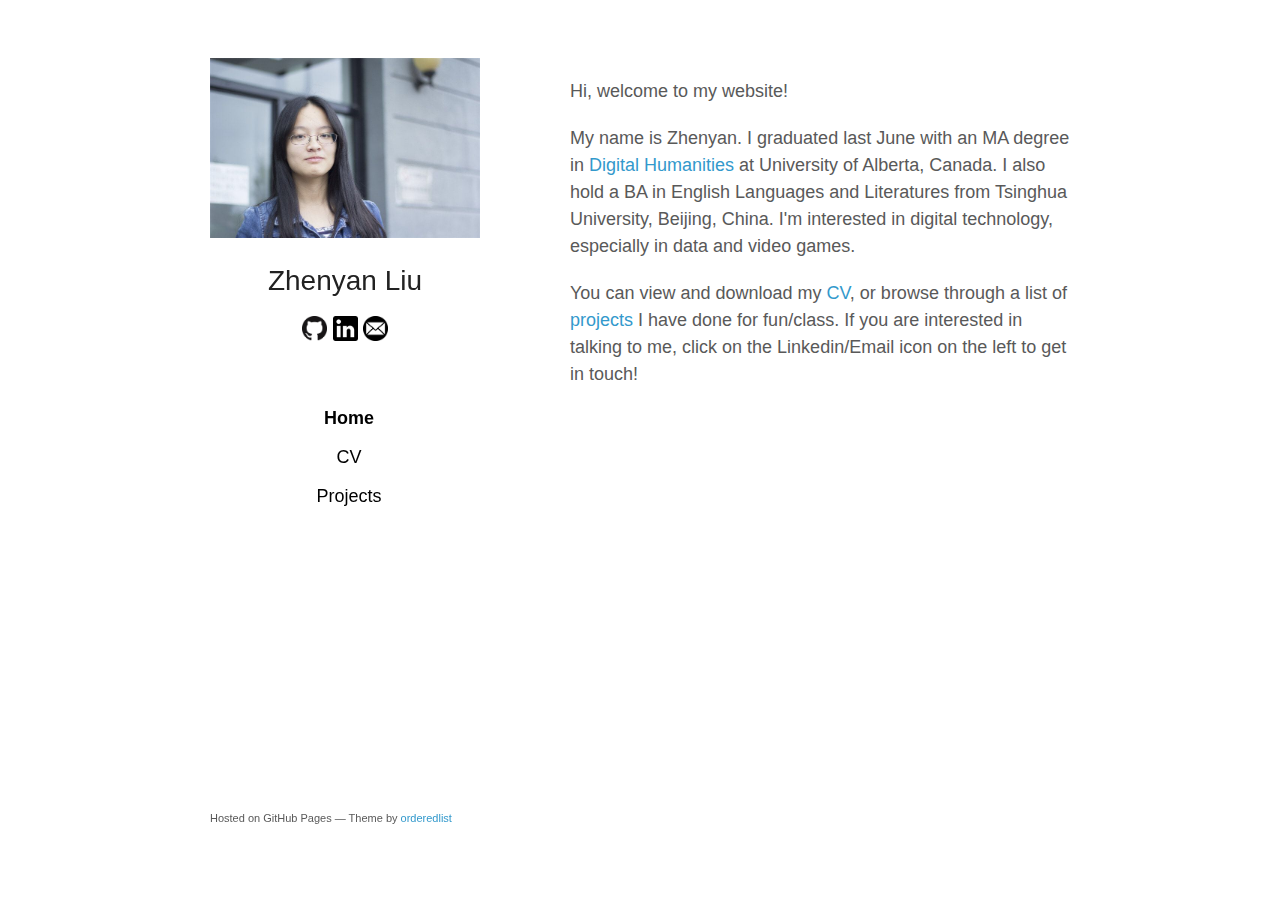
<file: index.html>
<!doctype html>
<html>
  <head>
    <meta charset="utf-8">
    <meta http-equiv="X-UA-Compatible" content="chrome=1">
    <title>Zhenyan Liu - Home Page</title>

    <link rel="stylesheet" href="stylesheets/styles.css">
    <link rel="stylesheet" href="stylesheets/pygment_trac.css">
    <meta name="viewport" content="width=device-width">
    <!--[if lt IE 9]>
    <script src="//html5shiv.googlecode.com/svn/trunk/html5.js"></script>
    <![endif]-->
  </head>
  <body>
    
    <div class="wrapper">
      <header>
        <img src="img/self.jpg">
        <h1>Zhenyan Liu</h1>

        <a href="https://github.com/Zhenyan-Liu5229" target="_blank" title="GitHub"><img src="img/GitHub.png" width="25" height="25"></a>
        <a href="https://www.linkedin.com/in/zhenyan-liu-a4a7b3170/" target="_blank" title="Linkedin"><img src="img/Linkedin.png" width="25" height="25"></a>
        <a href="mailto:zhenyan1@ualberta.ca" title="Email"><img src="img/email.png" width="25" height="25"></a>

      <!--Side Menu bar-->
        <div class="side">
          <a href="index.html" class="active">Home</a>
          <a href="cv.html">CV</a>
          <a href="projects.html">Projects</a>          
        </div>
      </header>

      <section>
        <h1></h1>
        <p>Hi, welcome to my website!</p>
        <p>My name is Zhenyan. I graduated last June with an MA degree in <a href="https://www.ualberta.ca/media-technology-studies/programs/digital-humanities/index.html" target="_blank">Digital Humanities</a> at University of Alberta, Canada. 
        I also hold a BA in English Languages and Literatures from Tsinghua University, Beijing, China.
        I'm interested in digital technology, especially in data and video games.</p>

        <p>You can view and download my <a href="cv.html">CV</a>, or browse through a list of <a href="projects.html">projects</a> I have done for fun/class. If you are interested in talking to me, click on the Linkedin/Email icon on the left to get in touch!</p>
      </section>

      <footer>
        <p><small>Hosted on GitHub Pages &mdash; Theme by <a href="https://github.com/orderedlist">orderedlist</a></small></p>
      </footer>
    </div>

    <script src="javascripts/scale.fix.js"></script>
  </body>
</html>
</file>
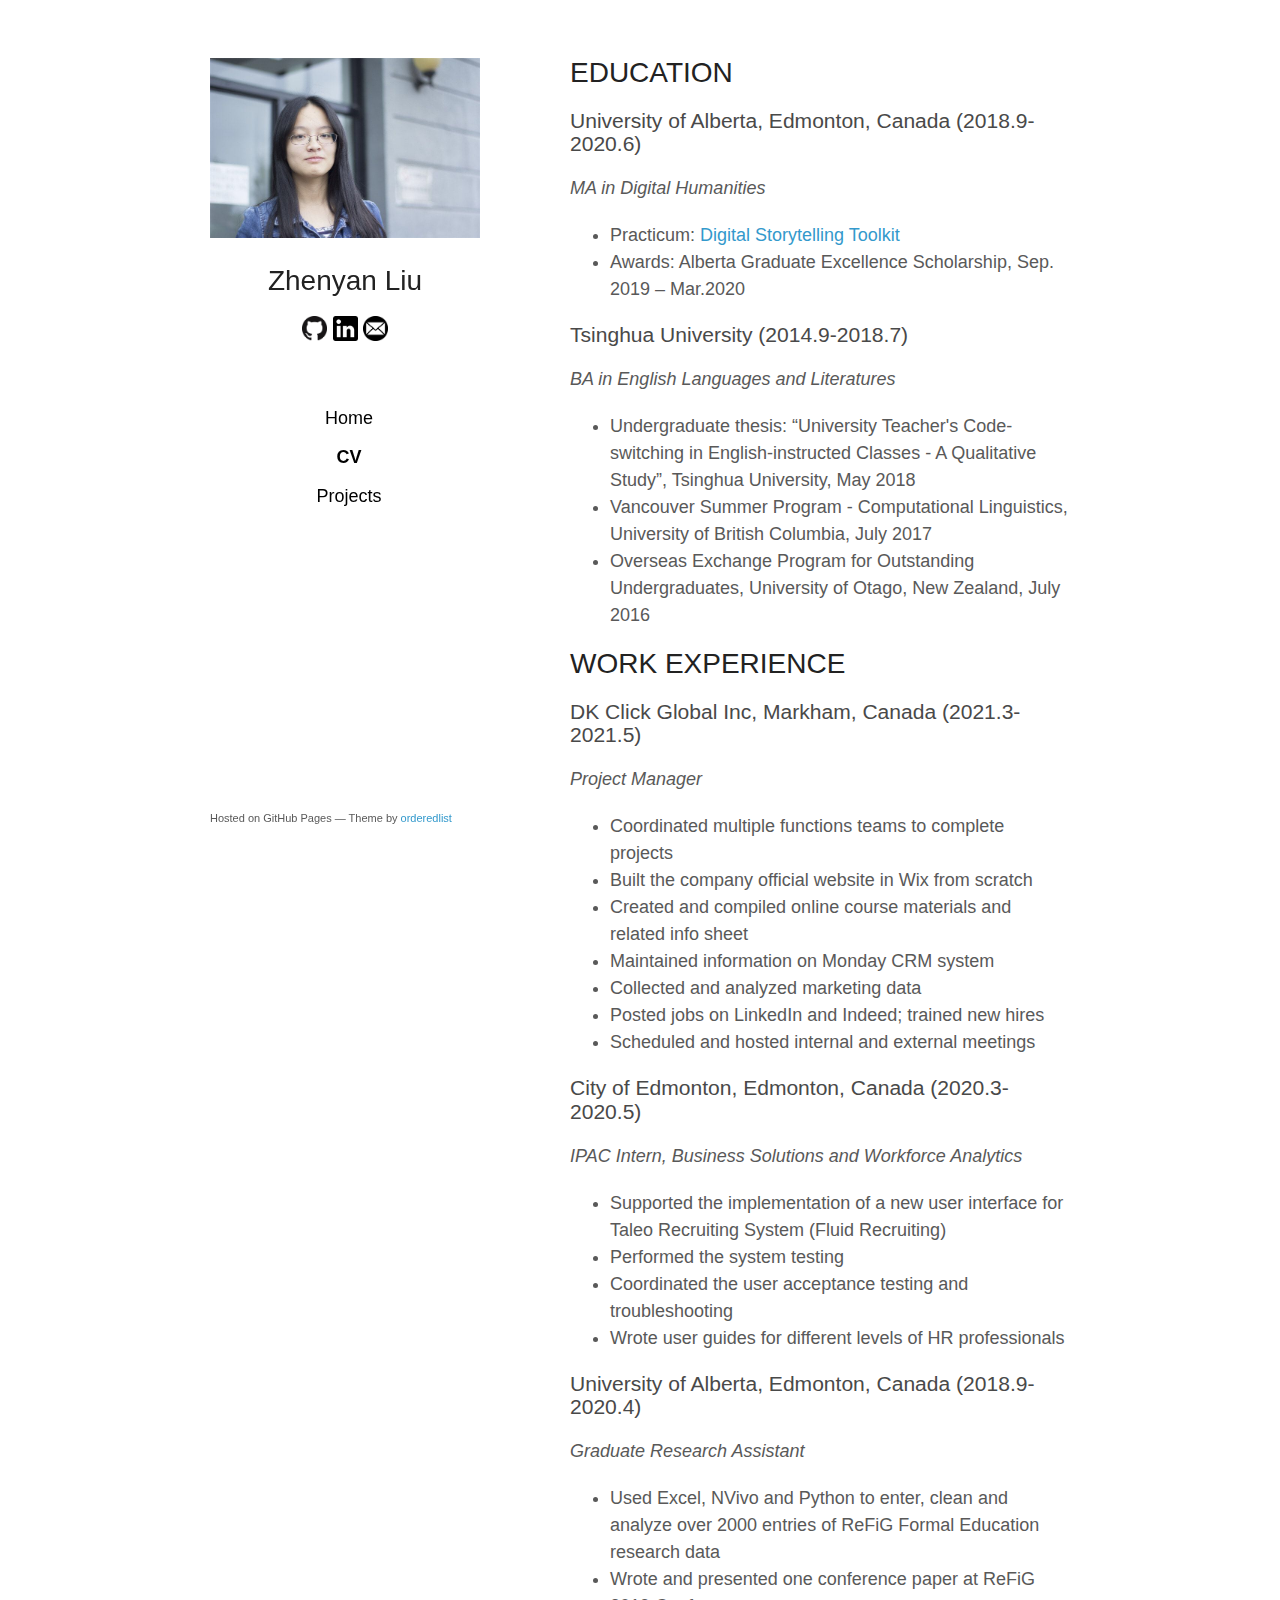
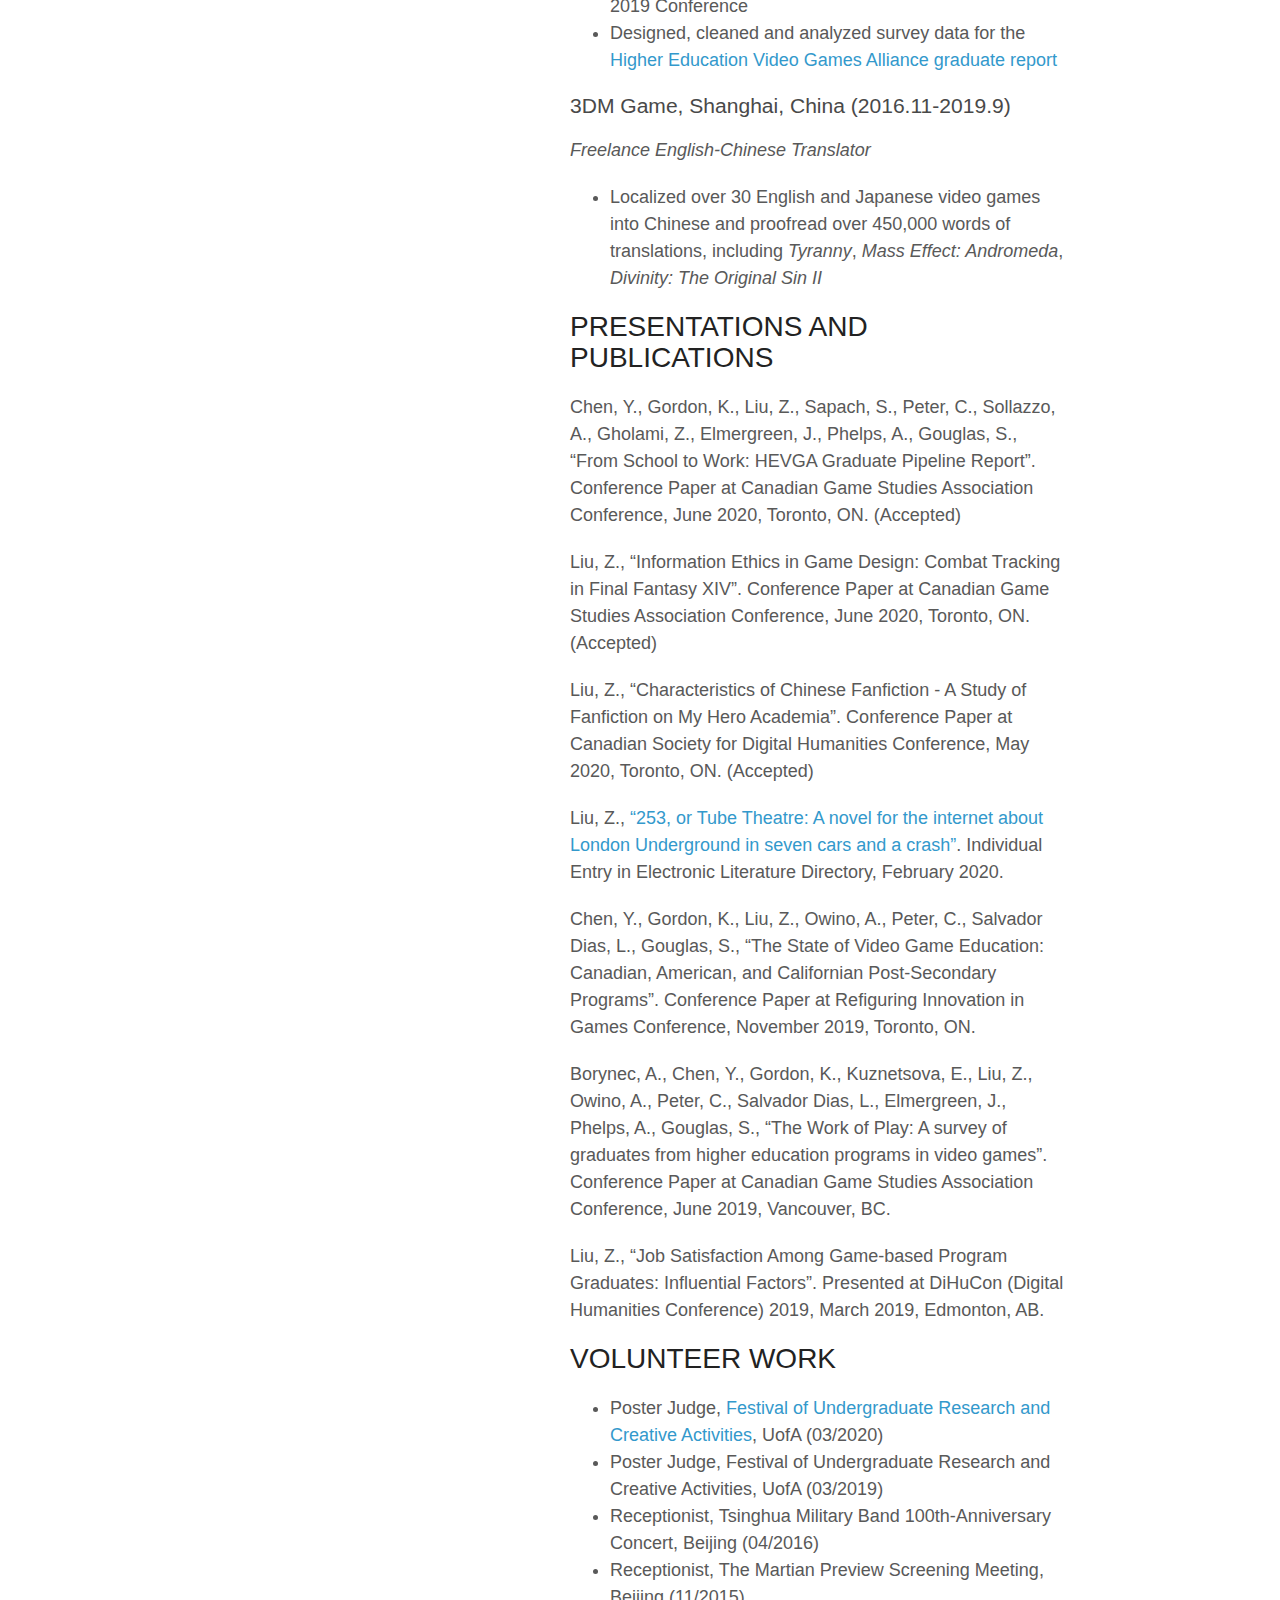
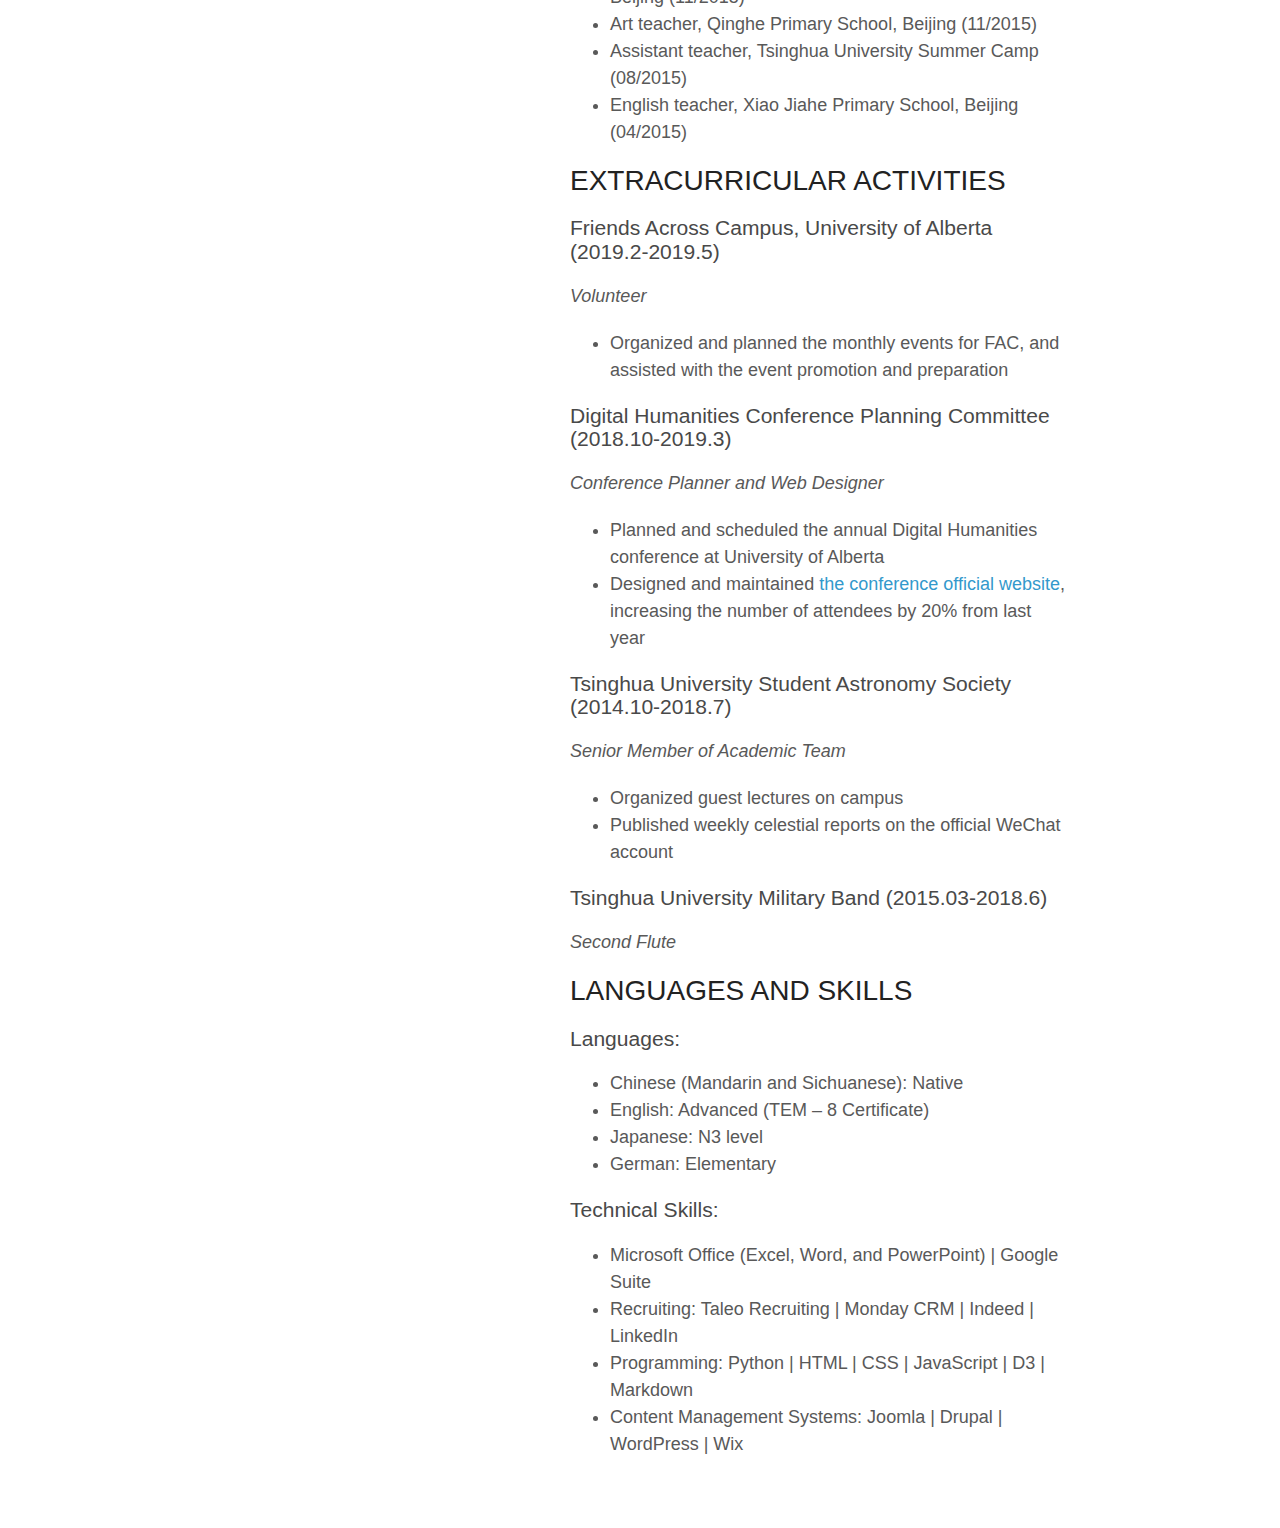
<file: cv.html>
<!doctype html>
<html>
  <head>
    <meta charset="utf-8">
    <meta http-equiv="X-UA-Compatible" content="chrome=1">
    <title>Zhenyan Liu - CV</title>

    <link rel="stylesheet" href="stylesheets/styles.css">
    <link rel="stylesheet" href="stylesheets/pygment_trac.css">
    <meta name="viewport" content="width=device-width">
    <!--[if lt IE 9]>
    <script src="//html5shiv.googlecode.com/svn/trunk/html5.js"></script>
    <![endif]-->
  </head>
  <body>
    
    <div class="wrapper">
      <header>
        <img src="img/self.jpg">
        <h1>Zhenyan Liu</h1>

        <a href="https://github.com/Zhenyan-Liu5229" target="_blank" title="GitHub"><img src="img/GitHub.png" width="25" height="25"></a>
        <a href="https://www.linkedin.com/in/zhenyan-liu-a4a7b3170/" target="_blank" title="Linkedin"><img src="img/Linkedin.png" width="25" height="25"></a>
        <a href="mailto:zhenyan1@ualberta.ca" title="Email"><img src="img/email.png" width="25" height="25"></a>

      <!--Side Menu bar-->
        <div class="side">
          <a href="index.html">Home</a>
          <a href="cv.html" class="active">CV</a>
          <a href="projects.html">Projects</a>           
        </div>
      </header>

      <section>
        <h1>EDUCATION</h1>

        <h3>University of Alberta, Edmonton, Canada (2018.9-2020.6)</h3>
        <p><em>MA in Digital Humanities</em></p>
        <ul>
          <li>Practicum: <a href="https://dh900storytellingproject.wordpress.com/" target="_blank">Digital Storytelling Toolkit</a></li>
          <li>Awards: Alberta Graduate Excellence Scholarship, Sep. 2019 – Mar.2020</li>
        </ul>

        <h3>Tsinghua University (2014.9-2018.7)</h3>
        <p><em>BA in English Languages and Literatures</em></p>
        <ul>
          <li>Undergraduate thesis: “University Teacher's Code-switching in English-instructed Classes - A Qualitative Study”, Tsinghua University, May 2018</li>
          <li>Vancouver Summer Program - Computational Linguistics, University of British Columbia, July 2017</li>
          <li>Overseas Exchange Program for Outstanding Undergraduates, University of Otago, New Zealand, July 2016</li>
        </ul>


        <h1>WORK EXPERIENCE</h1>

        <h3>DK Click Global Inc, Markham, Canada (2021.3-2021.5)</h3>
        <p><em>Project Manager</em></p>
        <ul>
          <li>Coordinated multiple functions teams to complete projects</li>
		<li>Built the company official website in Wix from scratch</li>
		<li>Created and compiled online course materials and related info sheet</li>
		<li>Maintained information on Monday CRM system</li>
		<li>Collected and analyzed marketing data</li>
		<li>Posted jobs on LinkedIn and Indeed; trained new hires</li>
		<li>Scheduled and hosted internal and external meetings</li>
        </ul>

        <h3>City of Edmonton, Edmonton, Canada (2020.3-2020.5)</h3>
        <p><em>IPAC Intern, Business Solutions and Workforce Analytics</em></p>
        <ul>
          <li>Supported the implementation of a new user interface for Taleo Recruiting System (Fluid Recruiting)</li>
          <li>Performed the system testing</li>
          <li>Coordinated the user acceptance testing and troubleshooting</li>
          <li>Wrote user guides for different levels of HR professionals</li>
        </ul>

        <h3>University of Alberta, Edmonton, Canada (2018.9-2020.4)</h3>
        <p><em>Graduate Research Assistant</em></p>
        <ul>
          <li>Used Excel, NVivo and Python to enter, clean and analyze over 2000 entries of ReFiG Formal Education research data</li>
          <li>Wrote and presented one conference paper at ReFiG 2019 Conference</li>
          <li>Designed, cleaned and analyzed survey data for the <a href = "" target="_blank">Higher Education Video Games Alliance graduate report</a></li>
        </ul>

        <h3>3DM Game, Shanghai, China (2016.11-2019.9)</h3>
        <p><em>Freelance English-Chinese Translator</em></p>
        <ul>
          <li>Localized over 30 English and Japanese video games into Chinese and proofread over 450,000 words of translations, including <em>Tyranny</em>, <em>Mass Effect: Andromeda</em>, <em>Divinity: The Original Sin II</em></li>
        </ul>

       
        <h1>PRESENTATIONS AND PUBLICATIONS</h1>
        <p>Chen, Y., Gordon, K., Liu, Z., Sapach, S., Peter, C., Sollazzo, A., Gholami, Z., Elmergreen, J., Phelps, A., Gouglas, S., “From School to Work: HEVGA Graduate Pipeline Report”. Conference Paper at Canadian Game Studies Association Conference, June 2020, Toronto, ON. (Accepted)</p>

        <p>Liu, Z., “Information Ethics in Game Design: Combat Tracking in Final Fantasy XIV”. Conference Paper at Canadian Game Studies Association Conference, June 2020, Toronto, ON. (Accepted)</p>

        <p>Liu, Z., “Characteristics of Chinese Fanfiction - A Study of Fanfiction on My Hero Academia”. Conference Paper at Canadian Society for Digital Humanities Conference, May 2020, Toronto, ON. (Accepted)</p>

        <p>Liu, Z., <a href="https://directory.eliterature.org/individual-work/5087" target="_blank">“253, or Tube Theatre: A novel for the internet about London Underground in seven cars and a crash”</a>.  Individual Entry in Electronic Literature Directory, February 2020.</p>

        <p>Chen, Y., Gordon, K., Liu, Z., Owino, A., Peter, C., Salvador Dias, L., Gouglas, S., “The State of Video Game Education: Canadian, American, and Californian Post-Secondary Programs”. Conference Paper at Refiguring Innovation in Games Conference, November 2019, Toronto, ON.</p>

        <p>Borynec, A., Chen, Y., Gordon, K., Kuznetsova, E., Liu, Z., Owino, A., Peter, C., Salvador Dias, L., Elmergreen, J., Phelps, A., Gouglas, S., “The Work of Play: A survey of graduates from higher education programs in video games”. Conference Paper at Canadian Game Studies Association Conference, June 2019, Vancouver, BC.</p>

        <p>Liu, Z., “Job Satisfaction Among Game-based Program Graduates: Influential Factors”. Presented at DiHuCon (Digital Humanities Conference) 2019, March 2019, Edmonton, AB.</p>

      
        <h1>VOLUNTEER WORK</h1>
        <ul>
          <li>Poster Judge, <a href="https://www.ualberta.ca/giving/projects/festival-undergraduate-research-creative-activities.html" target="_blank">Festival of Undergraduate Research and Creative Activities</a>, UofA (03/2020)</li>
          <li>Poster Judge, Festival of Undergraduate Research and Creative Activities, UofA (03/2019)</li>
          <li>Receptionist, Tsinghua Military Band 100th-Anniversary Concert, Beijing (04/2016)</li>
          <li>Receptionist, The Martian Preview Screening Meeting, Beijing (11/2015)</li>
          <li>Art teacher, Qinghe Primary School, Beijing (11/2015)</li>
          <li>Assistant teacher, Tsinghua University Summer Camp (08/2015)</li>
          <li>English teacher, Xiao Jiahe Primary School, Beijing (04/2015)</li>
        </ul>


        <h1>EXTRACURRICULAR ACTIVITIES</h1>

        <h3>Friends Across Campus, University of Alberta (2019.2-2019.5)</h3>
        <p><em>Volunteer</em></p>
        <ul>
          <li>Organized and planned the monthly events for FAC, and assisted with the event promotion and preparation</li>
        </ul>

        <h3>Digital Humanities Conference Planning Committee (2018.10-2019.3)</h3>
        <p><em>Conference Planner and Web Designer</em></p>
        <ul>
          <li>Planned and scheduled the annual Digital Humanities conference at University of Alberta</li>
          <li>Designed and maintained <a href="https://ualbertadihucon.wordpress.com/" target="_blank">the conference official website</a>, increasing the number of attendees by 20% from last year</li>
        </ul>

        <h3>Tsinghua University Student Astronomy Society (2014.10-2018.7)</h3>
        <p><em>Senior Member of Academic Team </em></p>
        <ul>
          <li>Organized guest lectures on campus</li>
          <li>Published weekly celestial reports on the official WeChat account</li>
        </ul>

        <h3>Tsinghua University Military Band  (2015.03-2018.6)</h3>
        <p><em>Second Flute</em></p>


        <h1>LANGUAGES AND SKILLS</h1>
        <h3>Languages:</h3>
        <ul>
          <li>Chinese (Mandarin and Sichuanese): Native</li>
          <li>English: Advanced (TEM – 8 Certificate)</li>
          <li>Japanese: N3 level</li>
          <li>German: Elementary</li>
        </ul>

        <h3>Technical Skills:</h3>
        <ul>
          <li>Microsoft Office (Excel, Word, and PowerPoint) | Google Suite</li>
          <li>Recruiting: Taleo Recruiting | Monday CRM | Indeed | LinkedIn</li>
          <li>Programming: Python | HTML | CSS | JavaScript | D3 | Markdown</li>
          <li>Content Management Systems: Joomla | Drupal | WordPress | Wix</li>
        </ul>
      </section>

      <footer>
        <p><small>Hosted on GitHub Pages &mdash; Theme by <a href="https://github.com/orderedlist">orderedlist</a></small></p>
      </footer>
    </div>

    <script src="javascripts/scale.fix.js"></script>
  </body>
</html>
</file>
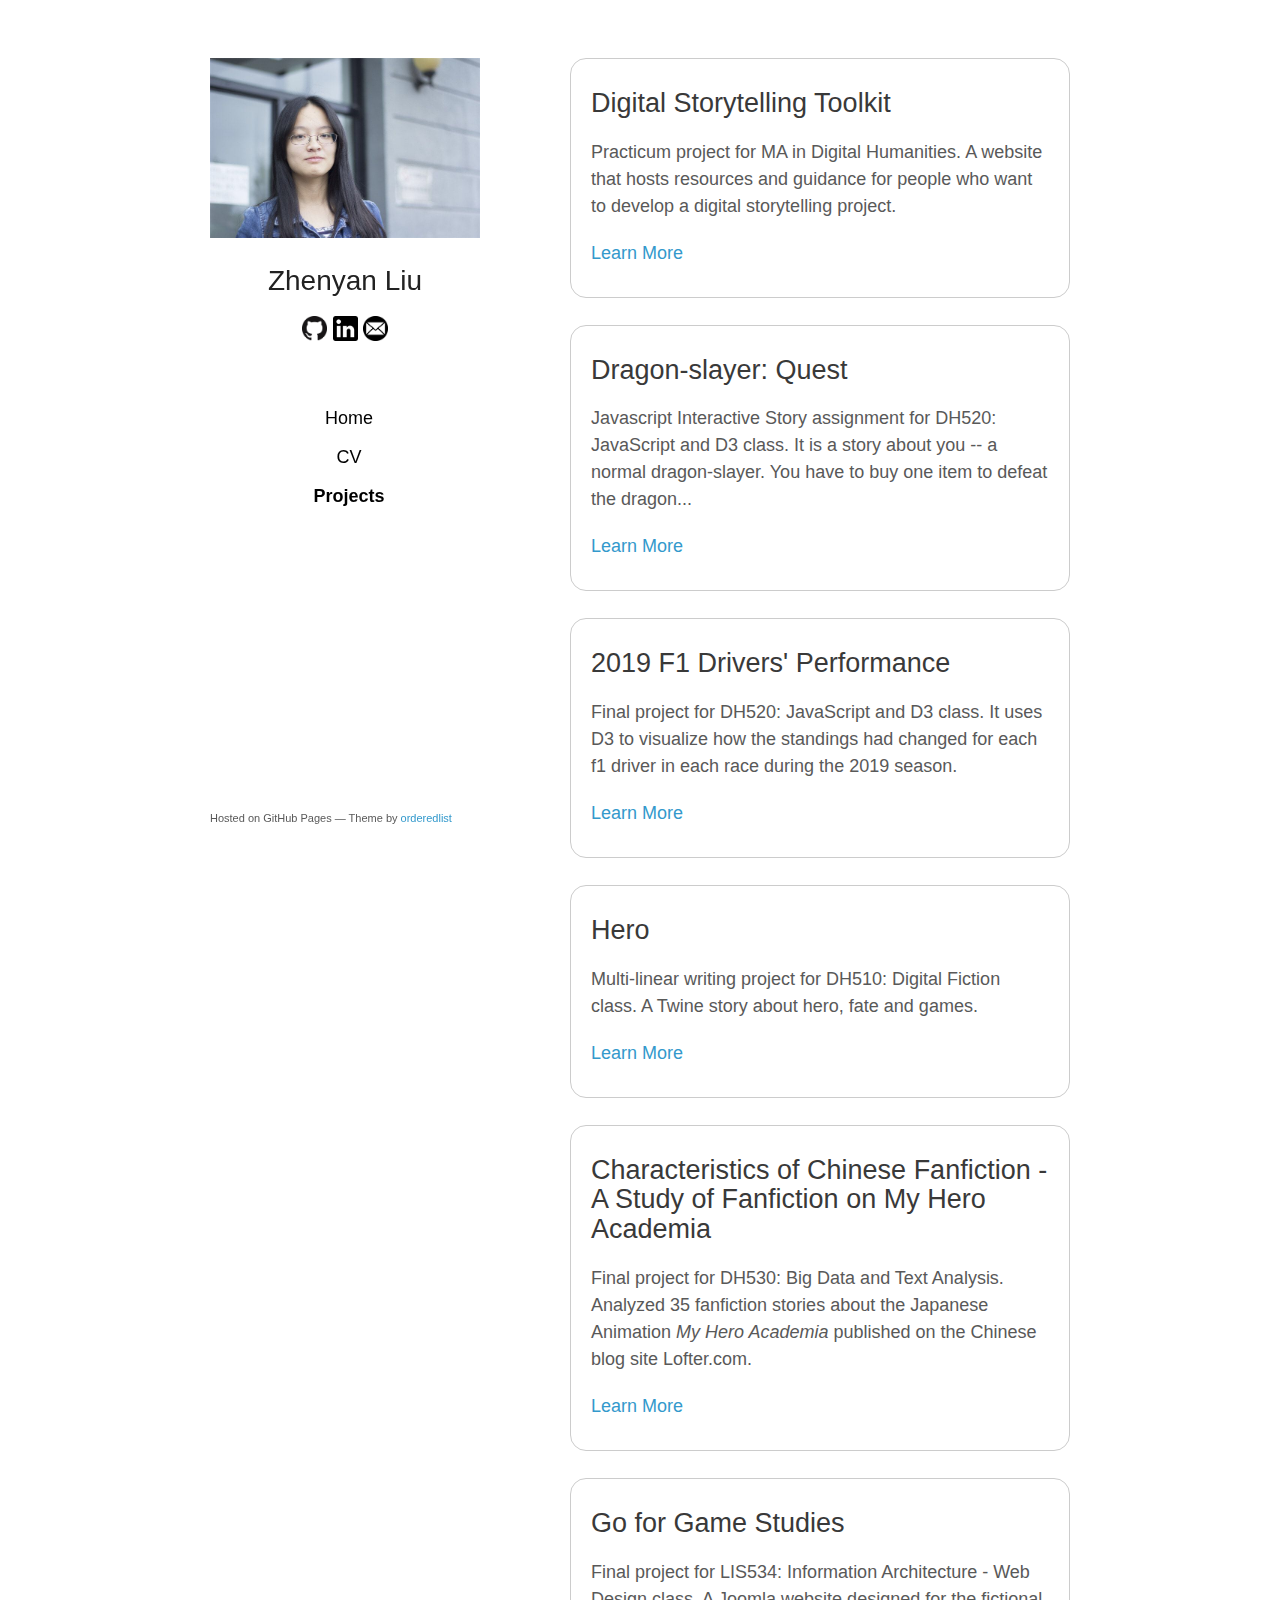
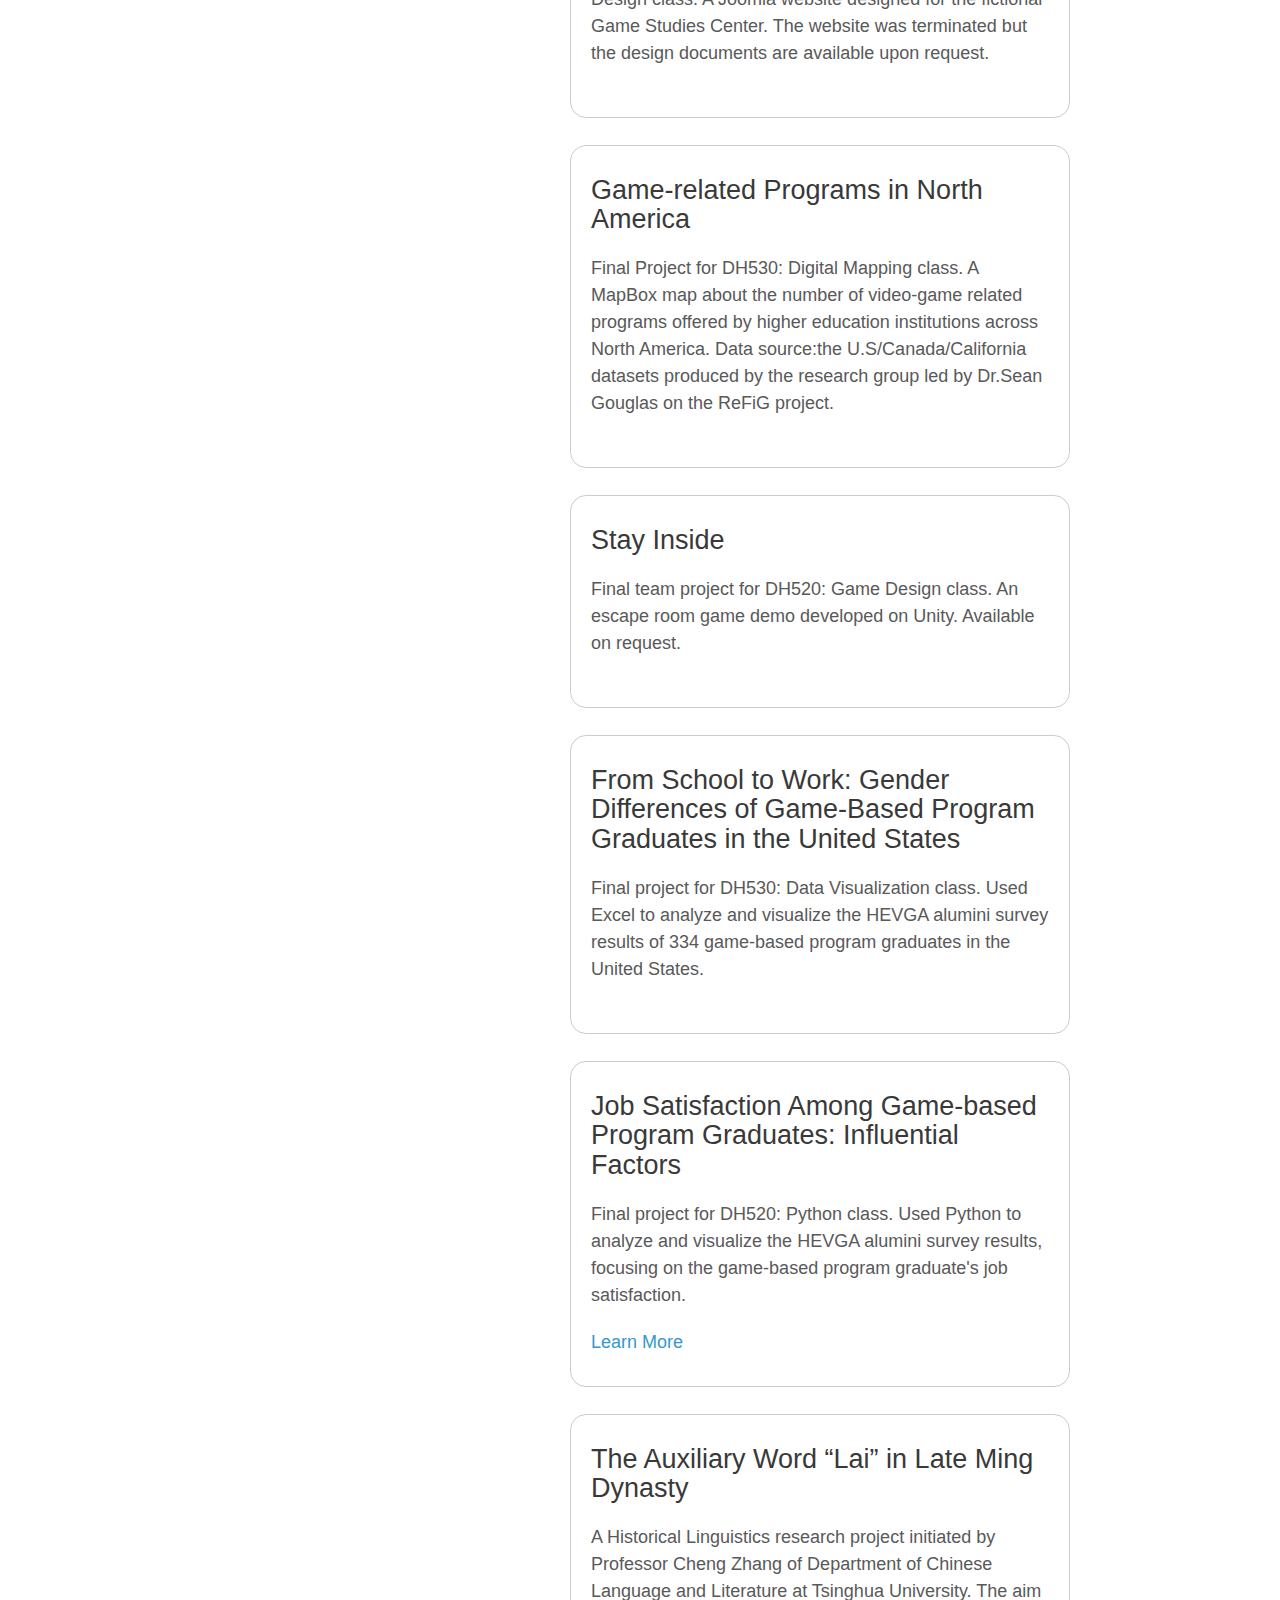
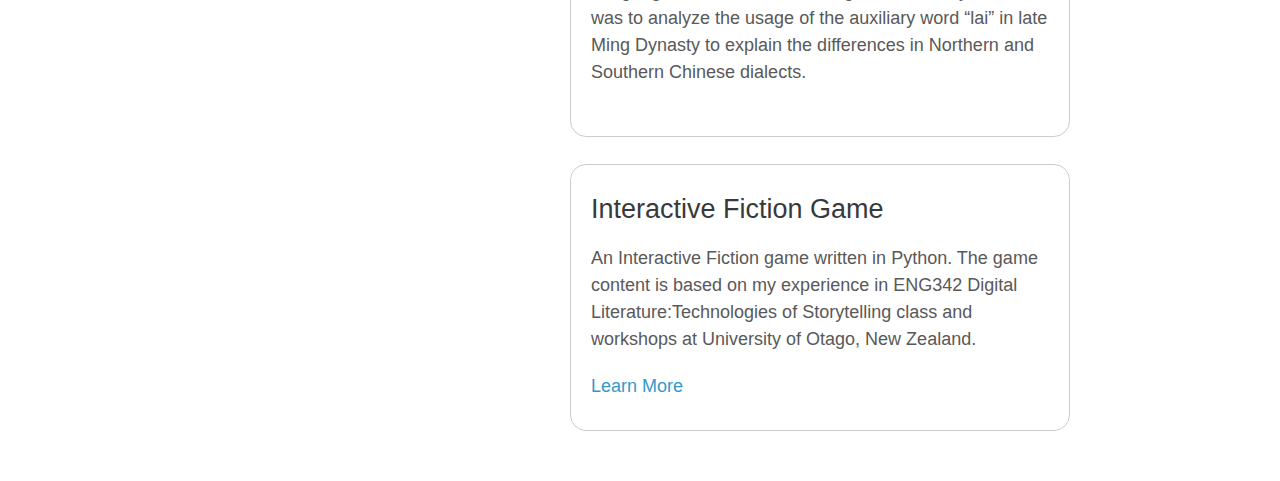
<file: projects.html>
<!doctype html>
<html>
  <head>
    <meta charset="utf-8">
    <meta http-equiv="X-UA-Compatible" content="chrome=1">
    <title>Zhenyan Liu - Projects</title>

    <link rel="stylesheet" href="stylesheets/styles.css">
    <link rel="stylesheet" href="stylesheets/pygment_trac.css">
    <meta name="viewport" content="width=device-width">
    <!--[if lt IE 9]>
    <script src="//html5shiv.googlecode.com/svn/trunk/html5.js"></script>
    <![endif]-->
  </head>
  <body>
    
    <div class="wrapper">
      <header>
        <img src="img/self.jpg">
        <h1>Zhenyan Liu</h1>

        <a href="https://github.com/Zhenyan-Liu5229" target="_blank" title="GitHub"><img src="img/GitHub.png" width="25" height="25"></a>
        <a href="https://www.linkedin.com/in/zhenyan-liu-a4a7b3170/" target="_blank" title="Linkedin"><img src="img/Linkedin.png" width="25" height="25"></a>
        <a href="mailto:zhenyan1@ualberta.ca" title="Email"><img src="img/email.png" width="25" height="25"></a>

      <!--Side Menu bar-->
        <div class="side">
          <a href="index.html">Home</a>
          <a href="cv.html">CV</a>
          <a href="projects.html" class="active">Projects</a>           
        </div>
      </header>

      <section>
      <div class="project"> 
        <h2>Digital Storytelling Toolkit</h2>
        <p>Practicum project for MA in Digital Humanities.
           A website that hosts resources and guidance for people who want to develop a digital storytelling project.</p>
        <a href='https://dh900storytellingproject.wordpress.com/' target="_blank" class='button'>Learn More</a>
      </div>
      <br>
      <div class="project"> 
        <h2>Dragon-slayer: Quest</h2>
        <p>Javascript Interactive Story assignment for DH520: JavaScript and D3 class. 
        It is a story about you -- a normal dragon-slayer. You have to buy one item to defeat the dragon...</p>
        <a href='https://zhenyan-liu5229.github.io/DH520_JSD3/interactive_story.html' target="_blank" class='button'>Learn More</a>
      </div>
      <br>      
      <div class="project"> 
        <h2>2019 F1 Drivers' Performance</h2>
        <p>Final project for DH520: JavaScript and D3 class. 
        It uses D3 to visualize how the standings had changed for each f1 driver in each race during the 2019 season.</p>
        <a href='https://zhenyan-liu5229.github.io/DH520_JSD3/data_viz.html' target="_blank" class='button'>Learn More</a>
      </div>
      <br>
      <div class="project"> 
        <h2>Hero</h2>
        <p>Multi-linear writing project for DH510: Digital Fiction class.
           A Twine story about hero, fate and games.</p>
        <a href='https://zhenyan-liu5229.github.io/DH510_Digital_Fiction/index.html' target="_blank" class='button'>Learn More</a>
      </div>
      <br>
      <div class="project"> 
        <h2>Characteristics of Chinese Fanfiction - A Study of Fanfiction on My Hero Academia</h2>
        <p>Final project for DH530: Big Data and Text Analysis. Analyzed 35 fanfiction stories about the Japanese Animation <em>My Hero Academia</em> published on the Chinese blog site Lofter.com.</p>
        <a href='https://github.com/Zhenyan-Liu5229/DH530_BigData_TextAnalysis' target="_blank" class='button'>Learn More</a>
      </div>
      <br>
      <div class="project"> 
        <h2>Go for Game Studies</h2>
        <p>Final project for LIS534: Information Architecture - Web Design class. A Joomla website designed for the fictional Game Studies Center. The website was terminated but the design documents are available upon request.</p>
      </div>
      <br>
      <div class="project"> 
        <h2>Game-related Programs in North America</h2>
        <p>Final Project for DH530: Digital Mapping class. A MapBox map about the number of video-game related programs offered by higher education institutions across North America. Data source:the U.S/Canada/California datasets produced by the research group led by Dr.Sean Gouglas on the ReFiG project.</p>
      </div>
      <br>
      <div class="project"> 
        <h2>Stay Inside</h2>
        <p>Final team project for DH520: Game Design class. An escape room game demo developed on Unity. Available on request.</p>
      </div>
      <br>
<!--       <div class="project"> 
        <h2>Infographics:An Intro to Tsinghua Bamboo Scripts</h2>
        <p>Place Holder</p>
        <a href='#' class='button'>Learn More</a>
      </div> -->
<!--       <br> -->
      <div class="project"> 
        <h2>From School to Work: Gender Differences of Game-Based Program Graduates in the United States</h2>
        <p>Final project for DH530: Data Visualization class. Used Excel to analyze and visualize the HEVGA alumini survey results of 334 game-based program graduates in the United States.</p>
      </div>
      <br>
      <div class="project"> 
        <h2>Job Satisfaction Among Game-based Program Graduates: Influential Factors</h2>
        <p>Final project for DH520: Python class. Used Python to analyze and visualize the HEVGA alumini survey results, focusing on the game-based program graduate's job satisfaction.</p>
        <a href='https://github.com/Zhenyan-Liu5229/DH520_Python' target="_blank" class='button'>Learn More</a>
      </div>
      <br>
      <div class="project"> 
        <h2>The Auxiliary Word “Lai” in Late Ming Dynasty</h2>
        <p>A Historical Linguistics research project initiated by Professor Cheng Zhang of Department of Chinese Language and Literature at Tsinghua University. The aim was to analyze the usage of the auxiliary word “lai” in late Ming Dynasty to explain the differences in Northern and Southern Chinese dialects.</p>
      </div>
      <br>
      <div class="project"> 
        <h2>Interactive Fiction Game</h2>
        <p>An Interactive Fiction game written in Python. The game content is based on my experience in ENG342 Digital Literature:Technologies of Storytelling class and workshops at University of Otago, New Zealand.</p>
        <a href='https://github.com/Zhenyan-Liu5229/Interactive_Fiction' target="_blank" class='button'>Learn More</a>
      </div>
      </section>

      <footer>
        <p><small>Hosted on GitHub Pages &mdash; Theme by <a href="https://github.com/orderedlist">orderedlist</a></small></p>
      </footer>
    </div>

    <script src="javascripts/scale.fix.js"></script>
  </body>
</html>
</file>
<file: stylesheets/styles.css>
body {
  background-color: #fff;
  padding:50px;
  font: 18px/1.5 "Georgia",sans-serif;
  color:#595959;
  font-weight:400;
}

h1, h2, h3, h4, h5, h6 {
  color:#222;
  margin:0 0 20px;
}

p, ul, ol, table, pre, dl {
  margin:0 0 20px;
}

h1, h2, h3 {
  line-height:1.1;
}

h1 {
  font-size:28px;
  font-weight: 500;
}

h2 {
  color:#393939;
  font-weight: 500;
}

h3, h4, h5, h6 {
  color:#494949;
  font-weight: 500;
}

a {
  color:#39c;
  text-decoration:none;
}

a:hover {
  color:#069;
}

.wrapper {
  width:860px;
  margin:0 auto;
}

blockquote {
  border-left:1px solid #e5e5e5;
  margin:0;
  padding:0 0 0 20px;
  font-style:italic;
}

code, pre {
  font-family:Monaco, Bitstream Vera Sans Mono, Lucida Console, Terminal, Consolas, Liberation Mono, DejaVu Sans Mono, Courier New, monospace;
  color:#333;
}

pre {
  padding:8px 15px;
  background: #f8f8f8;
  border-radius:5px;
  border:1px solid #e5e5e5;
  overflow-x: auto;
}

table {
  width:100%;
  border-collapse:collapse;
}

th, td {
  text-align:left;
  padding:5px 10px;
  border-bottom:1px solid #e5e5e5;
}

dt {
  color:#444;
  font-weight:500;
}

th {
  color:#444;
}

img {
  max-width:100%;
}

header {
  text-align:center;
  width:270px;
  float:left;
  position:fixed;
  -webkit-font-smoothing:subpixel-antialiased;
}

header h1 {
  padding-top:20px;
}

header div a {
  color:black;
  padding:6px 8px 6px 16px;
  display:block;
}

header div a:hover {
  color:black;
}


div.side {
  margin-top:50px;
}

a.active {
  font-weight: bold;
  color:black;
}

a.active:hover {
  font-weight: bold;
}

strong {
  color:#222;
  font-weight:500;
}

section {
  width:500px;
  float:right;
  padding-bottom:50px;
}

.project {
  padding:30px 20px 30px 20px;
  border: 1px solid #ccc !important;
  border-radius: 16px;
/*  text-align: center;*/
}

small {
  font-size:11px;
}

hr {
  border:0;
  background:#e5e5e5;
  height:1px;
  margin:0 0 20px;
}

footer {
  width:270px;
  float:left;
  position:fixed;
  bottom:50px;
  -webkit-font-smoothing:subpixel-antialiased;
}

@media print, screen and (max-width: 960px) {

  div.wrapper {
    width:auto;
    margin:0;
  }

  header, section, footer {
    float:none;
    position:static;
    width:auto;
  }

  header {
    padding-right:320px;
  }

  section {
    border:1px solid #e5e5e5;
    border-width:1px 0;
    padding:20px 0;
    margin:0 0 20px;
  }

  header a small {
    display:inline;
  }

  header ul {
    position:absolute;
    right:50px;
    top:52px;
  }
}

@media print, screen and (max-width: 720px) {
  body {
    word-wrap:break-word;
  }

  header {
    padding:0;
  }

  header ul, header p.view {
    position:static;
  }

  pre, code {
    word-wrap:normal;
  }
}

@media print, screen and (max-width: 480px) {
  body {
    padding:15px;
  }

  header ul {
    width:99%;
  }

  header li, header ul li + li + li {
    width:33%;
  }
}

@media print {
  body {
    padding:0.4in;
    font-size:12pt;
    color:#444;
  }
}
</file>
<file: stylesheets/pygment_trac.css>
.highlight  { background: #ffffff; }
.highlight .c { color: #999988; font-style: italic } /* Comment */
.highlight .err { color: #a61717; background-color: #e3d2d2 } /* Error */
.highlight .k { font-weight: bold } /* Keyword */
.highlight .o { font-weight: bold } /* Operator */
.highlight .cm { color: #999988; font-style: italic } /* Comment.Multiline */
.highlight .cp { color: #999999; font-weight: bold } /* Comment.Preproc */
.highlight .c1 { color: #999988; font-style: italic } /* Comment.Single */
.highlight .cs { color: #999999; font-weight: bold; font-style: italic } /* Comment.Special */
.highlight .gd { color: #000000; background-color: #ffdddd } /* Generic.Deleted */
.highlight .gd .x { color: #000000; background-color: #ffaaaa } /* Generic.Deleted.Specific */
.highlight .ge { font-style: italic } /* Generic.Emph */
.highlight .gr { color: #aa0000 } /* Generic.Error */
.highlight .gh { color: #999999 } /* Generic.Heading */
.highlight .gi { color: #000000; background-color: #ddffdd } /* Generic.Inserted */
.highlight .gi .x { color: #000000; background-color: #aaffaa } /* Generic.Inserted.Specific */
.highlight .go { color: #888888 } /* Generic.Output */
.highlight .gp { color: #555555 } /* Generic.Prompt */
.highlight .gs { font-weight: bold } /* Generic.Strong */
.highlight .gu { color: #800080; font-weight: bold; } /* Generic.Subheading */
.highlight .gt { color: #aa0000 } /* Generic.Traceback */
.highlight .kc { font-weight: bold } /* Keyword.Constant */
.highlight .kd { font-weight: bold } /* Keyword.Declaration */
.highlight .kn { font-weight: bold } /* Keyword.Namespace */
.highlight .kp { font-weight: bold } /* Keyword.Pseudo */
.highlight .kr { font-weight: bold } /* Keyword.Reserved */
.highlight .kt { color: #445588; font-weight: bold } /* Keyword.Type */
.highlight .m { color: #009999 } /* Literal.Number */
.highlight .s { color: #d14 } /* Literal.String */
.highlight .na { color: #008080 } /* Name.Attribute */
.highlight .nb { color: #0086B3 } /* Name.Builtin */
.highlight .nc { color: #445588; font-weight: bold } /* Name.Class */
.highlight .no { color: #008080 } /* Name.Constant */
.highlight .ni { color: #800080 } /* Name.Entity */
.highlight .ne { color: #990000; font-weight: bold } /* Name.Exception */
.highlight .nf { color: #990000; font-weight: bold } /* Name.Function */
.highlight .nn { color: #555555 } /* Name.Namespace */
.highlight .nt { color: #000080 } /* Name.Tag */
.highlight .nv { color: #008080 } /* Name.Variable */
.highlight .ow { font-weight: bold } /* Operator.Word */
.highlight .w { color: #bbbbbb } /* Text.Whitespace */
.highlight .mf { color: #009999 } /* Literal.Number.Float */
.highlight .mh { color: #009999 } /* Literal.Number.Hex */
.highlight .mi { color: #009999 } /* Literal.Number.Integer */
.highlight .mo { color: #009999 } /* Literal.Number.Oct */
.highlight .sb { color: #d14 } /* Literal.String.Backtick */
.highlight .sc { color: #d14 } /* Literal.String.Char */
.highlight .sd { color: #d14 } /* Literal.String.Doc */
.highlight .s2 { color: #d14 } /* Literal.String.Double */
.highlight .se { color: #d14 } /* Literal.String.Escape */
.highlight .sh { color: #d14 } /* Literal.String.Heredoc */
.highlight .si { color: #d14 } /* Literal.String.Interpol */
.highlight .sx { color: #d14 } /* Literal.String.Other */
.highlight .sr { color: #009926 } /* Literal.String.Regex */
.highlight .s1 { color: #d14 } /* Literal.String.Single */
.highlight .ss { color: #990073 } /* Literal.String.Symbol */
.highlight .bp { color: #999999 } /* Name.Builtin.Pseudo */
.highlight .vc { color: #008080 } /* Name.Variable.Class */
.highlight .vg { color: #008080 } /* Name.Variable.Global */
.highlight .vi { color: #008080 } /* Name.Variable.Instance */
.highlight .il { color: #009999 } /* Literal.Number.Integer.Long */

.type-csharp .highlight .k { color: #0000FF }
.type-csharp .highlight .kt { color: #0000FF }
.type-csharp .highlight .nf { color: #000000; font-weight: normal }
.type-csharp .highlight .nc { color: #2B91AF }
.type-csharp .highlight .nn { color: #000000 }
.type-csharp .highlight .s { color: #A31515 }
.type-csharp .highlight .sc { color: #A31515 }
</file>
